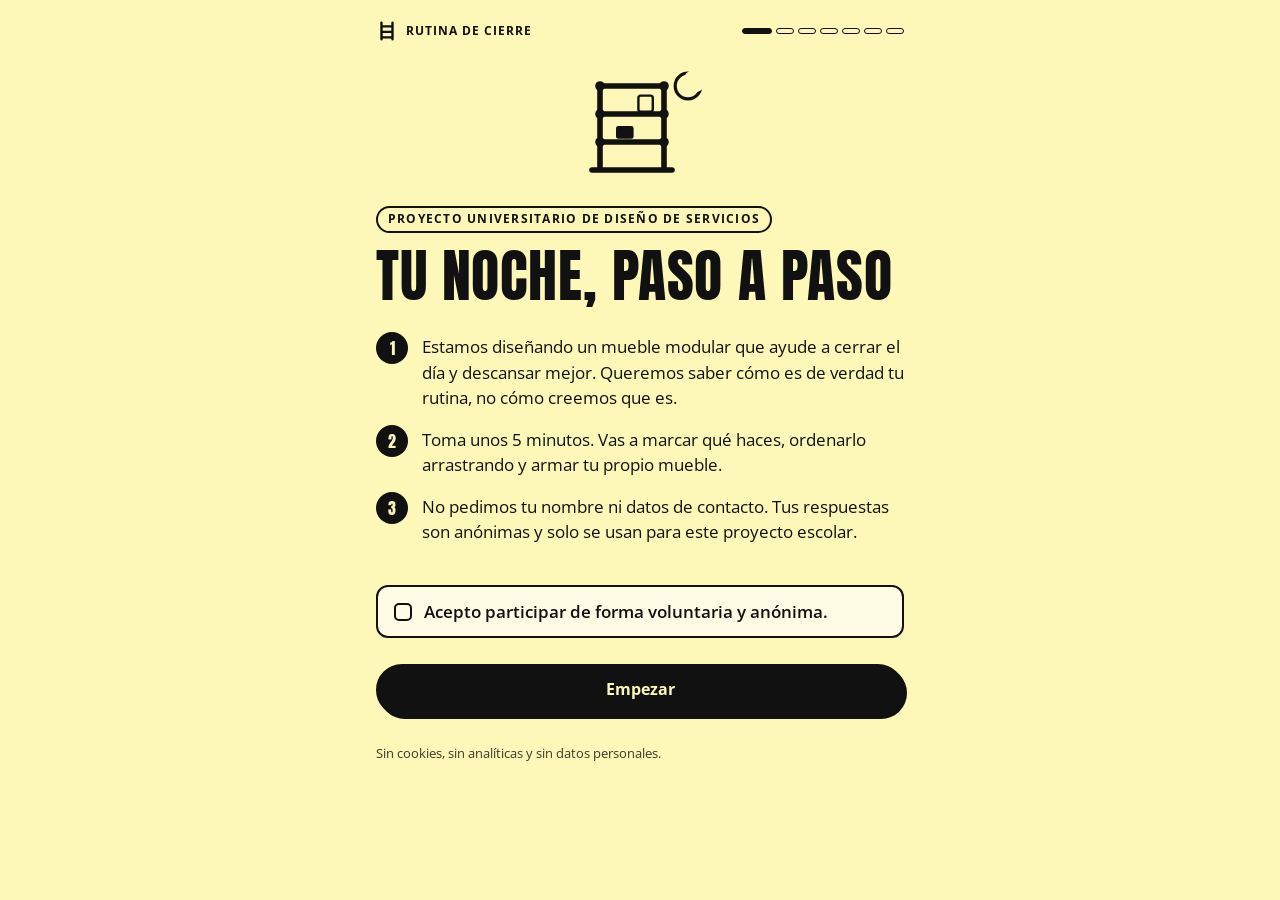
<file: index.html>
<!doctype html>
<html lang="es-MX">
<head>
  <meta charset="utf-8">
  <meta name="viewport" content="width=device-width, initial-scale=1, viewport-fit=cover">
  <title>Tu noche, paso a paso · Validación de rutina</title>
  <meta name="description" content="Cuestionario anónimo de 5 minutos sobre tu rutina de cierre de día. Proyecto universitario de Diseño de Servicios.">
  <meta name="robots" content="noindex">
  <meta name="theme-color" content="#FDF7B8" media="(prefers-color-scheme: light)">
  <meta name="theme-color" content="#141412" media="(prefers-color-scheme: dark)">
  <link rel="icon" href="data:image/svg+xml,%3Csvg xmlns='http://www.w3.org/2000/svg' viewBox='0 0 32 32'%3E%3Crect width='32' height='32' rx='7' fill='%23FDF7B8'/%3E%3Cpath d='M9 5v24M23 5v24M9 9h14M9 17h14M9 25h14' stroke='%23111' stroke-width='3' stroke-linecap='round'/%3E%3C/svg%3E">
  <link rel="preconnect" href="https://fonts.googleapis.com">
  <link rel="preconnect" href="https://fonts.gstatic.com" crossorigin>
  <link href="https://fonts.googleapis.com/css2?family=Anton&family=Open+Sans:wght@400;600;700&display=swap" rel="stylesheet">
  <link rel="stylesheet" href="estilos.css">
</head>
<body>
  <main class="app" id="app">
    <header class="cinta">
      <span class="cinta__marca">
        <svg viewBox="0 0 24 24" aria-hidden="true"><path d="M6 3v18M18 3v18M6 7h12M6 13h12M6 19h12" stroke="currentColor" stroke-width="2.6" stroke-linecap="round" fill="none"/></svg>
        Rutina de cierre
      </span>
      <ol class="etapas" id="etapas" aria-hidden="true">
        <li></li><li></li><li></li><li></li><li></li><li></li><li></li>
      </ol>
    </header>

    <div id="anuncio" class="sr-only" aria-live="polite"></div>

    <!-- 1. BIENVENIDA -->
    <section class="pantalla" data-pantalla="bienvenida" aria-labelledby="t-bienvenida">
      <svg class="bienvenida__dibujo" viewBox="0 0 200 150" aria-hidden="true">
        <circle cx="160" cy="30" r="16" fill="none" stroke="currentColor" stroke-width="4"/>
        <circle cx="168" cy="24" r="14" fill="var(--fondo)"/>
        <g stroke="currentColor" stroke-width="7" stroke-linecap="round" fill="none">
          <path d="M50 30v105M130 30v105M50 30h80M50 65h80M50 100h80M50 135h80M40 135h20M120 135h20"/>
        </g>
        <g fill="currentColor"><circle cx="50" cy="30" r="6"/><circle cx="130" cy="30" r="6"/><circle cx="50" cy="65" r="6"/><circle cx="130" cy="65" r="6"/><circle cx="50" cy="100" r="6"/><circle cx="130" cy="100" r="6"/></g>
        <rect x="70" y="80" width="22" height="16" rx="3" fill="currentColor"/>
        <rect x="98" y="42" width="18" height="20" rx="3" fill="none" stroke="currentColor" stroke-width="3"/>
      </svg>
      <span class="antetitulo" data-t="proyecto.curso"></span>
      <h1 id="t-bienvenida" tabindex="-1" data-t="bienvenida.titulo"></h1>
      <ol class="bienvenida__lista" id="bienvenida-lineas"></ol>
      <div class="error" id="error-bienvenida" role="alert"></div>
      <div class="campo" id="campo-consentimiento">
        <label class="opcion consentimiento">
          <input type="checkbox" id="consentimiento">
          <span data-t="bienvenida.consentimiento"></span>
        </label>
      </div>
      <button type="button" class="btn btn--primario btn--ancho" id="btn-empezar" data-t="bienvenida.boton"></button>
      <div class="tarjeta" id="aviso-pendientes" hidden style="margin-top:22px">
        <p id="aviso-pendientes-texto"></p>
        <button type="button" class="btn btn--chico" id="btn-descargar-pendientes">Descargar respuestas guardadas</button>
      </div>
      <p class="pie">Sin cookies, sin analíticas y sin datos personales.</p>
    </section>

    <!-- 2. PERFIL -->
    <section class="pantalla" data-pantalla="perfil" aria-labelledby="t-perfil" hidden>
      <span class="antetitulo">Parte 1 de 5</span>
      <h1 id="t-perfil" tabindex="-1" data-t="perfil.titulo"></h1>
      <div class="error" id="error-perfil" role="alert"></div>

      <div class="campo" id="campo-edad">
        <label class="etiqueta" for="edad" data-t="perfil.preguntaEdad"></label>
        <input class="entrada entrada--edad" id="edad" type="text" inputmode="numeric" pattern="[0-9]*" maxlength="2" autocomplete="off" aria-describedby="ayuda-edad">
        <p class="ayuda" id="ayuda-edad" style="margin-top:8px">Solo el número, en años.</p>
      </div>

      <fieldset class="campo" id="campo-ocupacion">
        <legend data-t="perfil.preguntaOcupacion"></legend>
        <div class="opciones" id="op-ocupacion"></div>
      </fieldset>

      <fieldset class="campo" id="campo-espacio">
        <legend data-t="perfil.preguntaEspacio"></legend>
        <div class="opciones" id="op-espacio"></div>
      </fieldset>

      <fieldset class="campo" id="campo-renta">
        <legend data-t="perfil.preguntaRenta"></legend>
        <div class="opciones" id="op-renta"></div>
      </fieldset>
    </section>

    <!-- 3. VALIDAR PASOS -->
    <section class="pantalla" data-pantalla="pasos" aria-labelledby="t-pasos" hidden>
      <span class="antetitulo">Parte 2 de 5</span>
      <h1 id="t-pasos" tabindex="-1" data-t="validarPasos.titulo"></h1>
      <p class="lead" data-t="validarPasos.instruccion"></p>

      <div class="progreso" id="progreso" role="progressbar" aria-label="Pasos respondidos" aria-valuemin="0" aria-valuemax="14" aria-valuenow="0">
        <div class="progreso__relleno" id="progreso-relleno"></div>
      </div>
      <p class="progreso__texto" id="progreso-texto"></p>

      <div class="error" id="error-pasos" role="alert"></div>

      <div class="tarjeta tarjeta-paso" id="tarjeta-paso">
        <div class="tarjeta-paso__num" id="paso-num" aria-hidden="true"></div>
        <p class="tarjeta-paso__texto" id="paso-texto" tabindex="-1"></p>
        <p class="tarjeta-paso__pregunta" id="paso-pregunta">¿Con qué frecuencia lo haces?</p>
        <div class="frecuencias" id="frecuencias" role="group" aria-labelledby="paso-texto paso-pregunta"></div>
      </div>

      <h2 class="sr-only" id="t-mapa">Ir a un paso</h2>
      <ol class="mapa-pasos" id="mapa-pasos" aria-labelledby="t-mapa"></ol>
      <p class="mapa-leyenda">Toca un número para regresar y corregir.</p>
    </section>

    <!-- 4. ORDENAR -->
    <section class="pantalla" data-pantalla="ordenar" aria-labelledby="t-ordenar" hidden>
      <span class="antetitulo">Parte 3 de 5</span>
      <h1 id="t-ordenar" tabindex="-1" data-t="ordenar.titulo"></h1>
      <p class="lead" id="ayuda-orden" data-t="ordenar.instruccion"></p>
      <div class="error" id="error-ordenar" role="alert"></div>

      <ol class="lista-orden" id="lista-orden" aria-labelledby="t-ordenar" aria-describedby="ayuda-orden"></ol>
      <p class="lista-vacia" id="lista-vacia" data-t="ordenar.vacio" hidden></p>

      <div class="campo">
        <label class="etiqueta" for="propio-texto" data-t="ordenar.preguntaPropios"></label>
        <div class="agregar">
          <input class="entrada" id="propio-texto" type="text" maxlength="80" autocomplete="off" data-ph="ordenar.ejemploPropio">
          <button type="button" class="btn btn--primario" id="btn-agregar">Agregar</button>
        </div>
      </div>

      <div class="campo">
        <label class="etiqueta" for="simultaneos" data-t="ordenar.preguntaSimultaneos"></label>
        <textarea class="area" id="simultaneos" maxlength="500" data-ph="ordenar.ejemploSimultaneos"></textarea>
      </div>
    </section>

    <!-- 5. IMPREVISTOS -->
    <section class="pantalla" data-pantalla="imprevistos" aria-labelledby="t-imprevistos" hidden>
      <span class="antetitulo">Parte 4 de 5</span>
      <h1 id="t-imprevistos" tabindex="-1" data-t="imprevistos.titulo"></h1>
      <div class="campo">
        <label class="etiqueta" for="imprevistos" data-t="imprevistos.pregunta"></label>
        <textarea class="area" id="imprevistos" maxlength="500" data-ph="imprevistos.ejemplo"></textarea>
      </div>
    </section>

    <!-- 6. ARMA TU MUEBLE -->
    <section class="pantalla" data-pantalla="mueble" aria-labelledby="t-mueble" hidden>
      <span class="antetitulo">Parte 5 de 5</span>
      <h1 id="t-mueble" tabindex="-1" data-t="mueble.titulo"></h1>
      <p class="lead" data-t="mueble.instruccion"></p>

      <div class="mueble-panel">
        <div class="mueble-panel__fila">
          <div class="mueble-svg" id="mueble-svg"></div>
          <div class="mueble-datos" aria-live="polite">
            <div class="dato-grande" id="dato-cobertura"></div>
            <div id="dato-tus"></div>
            <div id="dato-medidas"></div>
            <div class="aviso-espacio" id="aviso-espacio" hidden></div>
          </div>
        </div>
      </div>

      <div class="error" id="error-mueble" role="alert"></div>

      <h2>Módulos</h2>
      <div class="modulos" id="modulos"></div>

      <div class="preguntas-modulo" id="preguntas-modulo"></div>

      <div class="campo">
        <label class="etiqueta" for="cambios" data-t="mueble.preguntaCambios"></label>
        <textarea class="area" id="cambios" maxlength="1000" data-ph="mueble.ejemploCambios"></textarea>
      </div>

      <fieldset class="campo" id="campo-intencion">
        <legend data-t="mueble.preguntaIntencion"></legend>
        <div class="opciones" id="op-intencion"></div>
      </fieldset>
    </section>

    <!-- 7. GRACIAS -->
    <section class="pantalla" data-pantalla="gracias" aria-labelledby="t-gracias" hidden>
      <h1 id="t-gracias" tabindex="-1" data-t="gracias.titulo"></h1>

      <div class="tarjeta estado-envio" id="estado-envio" role="status"></div>

      <p data-t="gracias.texto"></p>
      <div class="tarjeta resumen" id="resumen">
        <div>
          <h2>Mi noche</h2>
          <ol id="resumen-rutina"></ol>
        </div>
        <div>
          <h2>Mi mueble</h2>
          <div class="mueble-svg" id="resumen-mueble"></div>
          <p id="resumen-mueble-datos" style="text-align:center;margin:8px 0 0"></p>
        </div>
      </div>

      <div class="acciones">
        <button type="button" class="btn btn--primario btn--ancho" id="btn-png">
          <svg viewBox="0 0 24 24" aria-hidden="true"><path d="M12 4v11m0 0l-5-5m5 5l5-5M5 20h14" stroke="currentColor" stroke-width="2.6" fill="none" stroke-linecap="round" stroke-linejoin="round"/></svg>
          Descargar imagen (PNG)
        </button>
        <button type="button" class="enlace-btn" id="btn-otra-persona">Responder de nuevo (otra persona en este dispositivo)</button>
      </div>
      <p class="pie">Puedes cerrar esta página.</p>
    </section>
  </main>

  <nav class="barra" id="barra" aria-label="Navegación del cuestionario" hidden>
    <div class="barra__in">
      <button type="button" class="btn btn-atras" id="btn-atras">
        <svg viewBox="0 0 24 24" aria-hidden="true"><path d="M15 5l-7 7 7 7" stroke="currentColor" stroke-width="2.6" fill="none" stroke-linecap="round" stroke-linejoin="round"/></svg>
        Atrás
      </button>
      <button type="button" class="btn btn--primario" id="btn-siguiente">Siguiente</button>
    </div>
  </nav>

  <noscript><p style="padding:20px">Esta encuesta necesita JavaScript activado.</p></noscript>

  <script src="data.js"></script>
  <script src="config.js"></script>
  <script src="fila.js"></script>
  <script src="mueble.js"></script>
  <script src="ordenar.js"></script>
  <script src="envio.js"></script>
  <script src="app.js"></script>
</body>
</html>
</file>
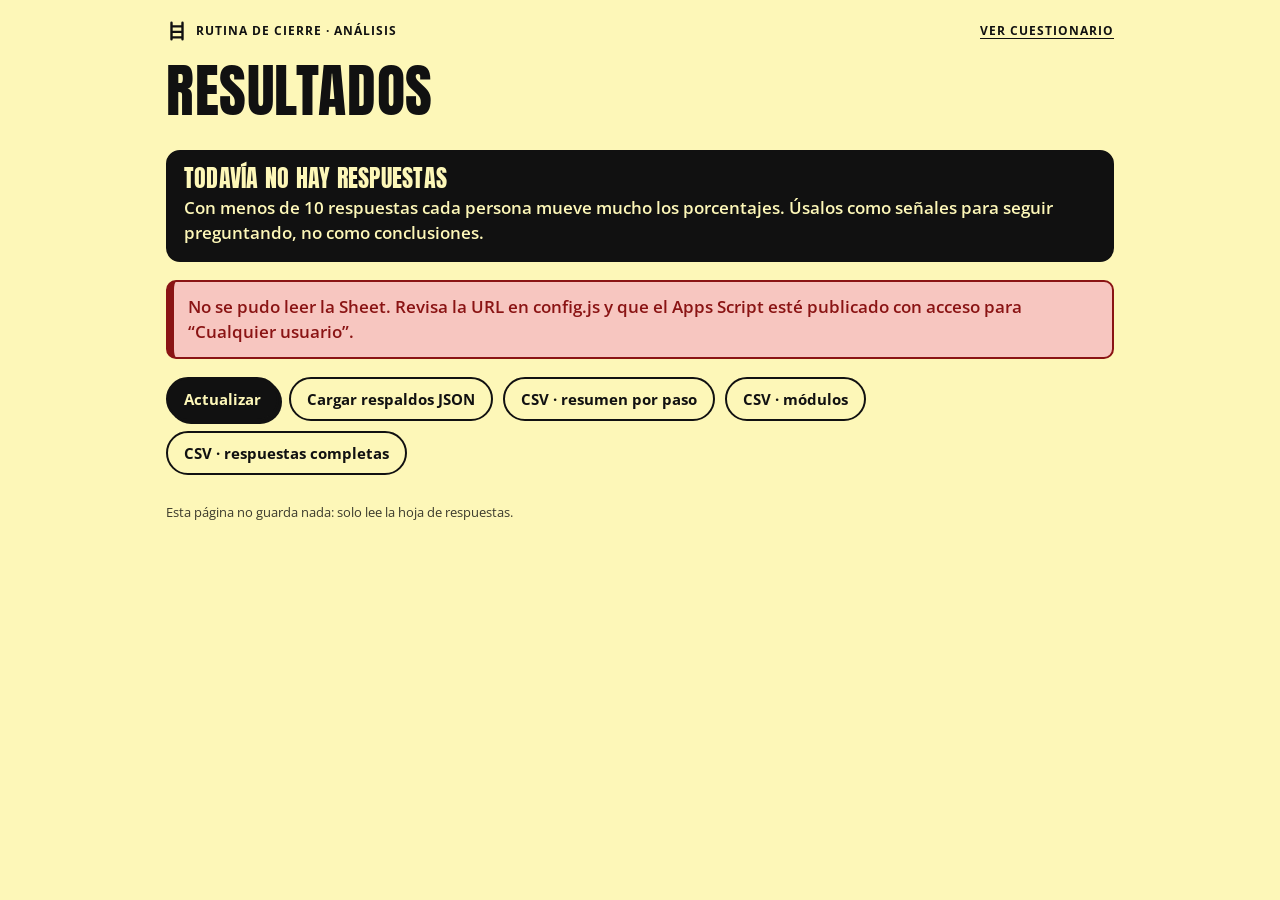
<file: resultados.html>
<!doctype html>
<html lang="es-MX">
<head>
  <meta charset="utf-8">
  <meta name="viewport" content="width=device-width, initial-scale=1, viewport-fit=cover">
  <title>Resultados · Validación de rutina</title>
  <meta name="robots" content="noindex, nofollow">
  <meta name="theme-color" content="#FDF7B8" media="(prefers-color-scheme: light)">
  <meta name="theme-color" content="#141412" media="(prefers-color-scheme: dark)">
  <link rel="icon" href="data:image/svg+xml,%3Csvg xmlns='http://www.w3.org/2000/svg' viewBox='0 0 32 32'%3E%3Crect width='32' height='32' rx='7' fill='%23111'/%3E%3Cpath d='M8 24V14M16 24V8M24 24V18' stroke='%23FDF7B8' stroke-width='4' stroke-linecap='round'/%3E%3C/svg%3E">
  <link rel="preconnect" href="https://fonts.googleapis.com">
  <link rel="preconnect" href="https://fonts.gstatic.com" crossorigin>
  <link href="https://fonts.googleapis.com/css2?family=Anton&family=Open+Sans:wght@400;600;700&display=swap" rel="stylesheet">
  <link rel="stylesheet" href="estilos.css">
</head>
<body class="resultados">
  <main class="app">
    <header class="cinta">
      <span class="cinta__marca">
        <svg viewBox="0 0 24 24" aria-hidden="true"><path d="M6 3v18M18 3v18M6 7h12M6 13h12M6 19h12" stroke="currentColor" stroke-width="2.6" stroke-linecap="round" fill="none"/></svg>
        Rutina de cierre · Análisis
      </span>
      <a href="index.html">Ver cuestionario</a>
    </header>

    <h1 tabindex="-1">Resultados</h1>
    <p class="lead" id="fuente" aria-live="polite">Cargando…</p>

    <div class="banda banda--demo" id="banda-demo" hidden>
      <h2>Modo demo · datos ficticios</h2>
      <p>Estás viendo 5 respuestas inventadas para revisar el análisis. No las uses en tu reporte. Desactívalo en <code>config.js</code> (<code>DEMO_PERMITIDO: false</code>) antes del trabajo de campo.</p>
    </div>

    <div class="banda banda--alerta" id="banda-pocas" role="note" hidden></div>
    <div class="error" id="error-resultados" role="alert"></div>

    <div class="controles">
      <button type="button" class="btn btn--primario btn--chico" id="btn-actualizar">Actualizar</button>
      <label class="btn btn--chico" for="archivo-respaldo" tabindex="0" id="lbl-respaldo">Cargar respaldos JSON</label>
      <input type="file" id="archivo-respaldo" accept=".json,application/json" multiple class="sr-only">
      <button type="button" class="btn btn--chico" id="csv-pasos">CSV · resumen por paso</button>
      <button type="button" class="btn btn--chico" id="csv-modulos">CSV · módulos</button>
      <button type="button" class="btn btn--chico" id="csv-respuestas">CSV · respuestas completas</button>
    </div>

    <div id="contenido" hidden>
      <section class="seccion" aria-labelledby="t-resumen">
        <h2 id="t-resumen">Resumen</h2>
        <div class="kpis" id="kpis"></div>
      </section>

      <section class="seccion" aria-labelledby="t-pasos">
        <h2 id="t-pasos">Validación de los 14 pasos</h2>
        <p class="ayuda">“Hace” = siempre + a veces, entre quienes respondieron ese paso. Lugar promedio = posición media entre quienes lo ordenaron (cada quien ordena una cantidad distinta de pasos, por eso también se da la posición relativa: 0 % = al inicio de la noche, 100 % = al final).</p>
        <div class="leyenda" id="leyenda-semaforo"></div>
        <div class="leyenda" aria-hidden="true">
          <span><i class="muestra b-siempre"></i> Siempre</span>
          <span><i class="muestra b-aveces"></i> A veces</span>
          <span><i class="muestra b-nunca"></i> Nunca</span>
        </div>
        <div class="filas-pasos" id="filas-pasos"></div>
      </section>

      <section class="seccion" aria-labelledby="t-orden">
        <h2 id="t-orden">Orden propuesto vs. blueprint</h2>
        <p class="ayuda">Los pasos se ordenan por su posición relativa promedio. “Cambio” compara contra el lugar que ese paso tendría en el blueprint (solo entre los pasos que alguien ordenó).</p>
        <p id="coincidencia"></p>
        <div class="tabla-envoltura"><table id="tabla-orden"></table></div>
      </section>

      <section class="seccion" aria-labelledby="t-modulos">
        <h2 id="t-modulos">Ranking de módulos</h2>
        <p class="ayuda">“¿Lo pondrías en tu cuarto?” solo se pregunta a quien eligió el módulo.</p>
        <div class="tabla-envoltura"><table id="tabla-modulos"></table></div>
        <p id="intencion" style="margin-top:14px"></p>
      </section>

      <section class="seccion" aria-labelledby="t-segmentos">
        <h2 id="t-segmentos">Segmentación</h2>
        <label class="etiqueta" for="segmento">Comparar por</label>
        <select class="select" id="segmento">
          <option value="ocupacion">Ocupación</option>
          <option value="espacio">Espacio disponible</option>
          <option value="renta">Renta o se muda seguido</option>
        </select>
        <p class="ayuda">Porcentaje dentro de cada grupo. Con grupos de 1 o 2 personas, cualquier diferencia es solo una pista.</p>
        <div class="tabla-envoltura"><table id="tabla-segmentos"></table></div>
      </section>

      <section class="seccion" aria-labelledby="t-voces">
        <h2 id="t-voces">Lo que dijeron</h2>
        <div class="voces" id="voces"></div>
      </section>

      <section class="seccion" aria-labelledby="t-calidad">
        <h2 id="t-calidad">Calidad de los datos</h2>
        <div id="calidad"></div>
      </section>
    </div>

    <p class="pie">Esta página no guarda nada: solo lee la hoja de respuestas.</p>
  </main>

  <script src="data.js"></script>
  <script src="config.js"></script>
  <script src="fila.js"></script>
  <script src="resultados.js"></script>
</body>
</html>
</file>
<file: estilos.css>
/* ==========================================================
   Validación de rutina — estilos compartidos
   Amarillo pálido + negro · Anton + Open Sans
   ========================================================== */

:root {
  --fondo: #FDF7B8;
  --tinta: #111111;
  --tinta-suave: #3b3a2c;
  --tarjeta: #FFFCE6;
  --tarjeta-alt: #F6EE9C;
  --borde: #111111;
  --sombra: #111111;
  --primario-fondo: #111111;
  --primario-tinta: #FDF7B8;
  --sel-fondo: #111111;
  --sel-tinta: #FDF7B8;
  --hueco: rgba(17, 17, 17, .08);

  --ok: #14532d;      --ok-fondo: #c9ecc5;
  --duda: #5c4300;    --duda-fondo: #ffd95e;
  --mal: #8a1414;     --mal-fondo: #f7c6c0;

  --radio: 14px;
  --t-titulo: 'Anton', Impact, 'Arial Narrow Bold', sans-serif;
  --t-texto: 'Open Sans', system-ui, -apple-system, 'Segoe UI', Roboto, sans-serif;
  --barra-alto: 84px;
  color-scheme: light;
}

@media (prefers-color-scheme: dark) {
  :root {
    --fondo: #141412;
    --tinta: #FDF7B8;
    --tinta-suave: #d8d29b;
    --tarjeta: #1f1e19;
    --tarjeta-alt: #2b2a20;
    --borde: #FDF7B8;
    --sombra: rgba(253, 247, 184, .28);
    --primario-fondo: #FDF7B8;
    --primario-tinta: #111111;
    --sel-fondo: #FDF7B8;
    --sel-tinta: #111111;
    --hueco: rgba(253, 247, 184, .08);

    --ok: #a7e8a3;   --ok-fondo: #173a1b;
    --duda: #ffe07a; --duda-fondo: #3d3205;
    --mal: #ffb4aa;  --mal-fondo: #4a1712;
    color-scheme: dark;
  }
}

*, *::before, *::after { box-sizing: border-box; }

html { -webkit-text-size-adjust: 100%; }

body {
  margin: 0;
  background: var(--fondo);
  color: var(--tinta);
  font-family: var(--t-texto);
  font-size: 17px;
  line-height: 1.5;
  -webkit-font-smoothing: antialiased;
}

img, svg { max-width: 100%; }

h1, h2, h3 {
  font-family: var(--t-titulo);
  font-weight: 400;
  text-transform: uppercase;
  letter-spacing: .01em;
  line-height: 1.02;
  margin: 0 0 .5em;
}
h1 { font-size: clamp(2.4rem, 11vw, 3.6rem); }
h2 { font-size: clamp(1.6rem, 7vw, 2.1rem); }
h3 { font-size: 1.25rem; }
h1:focus, h2:focus { outline: none; }
h1:focus-visible, h2:focus-visible { outline: 3px dashed var(--tinta); outline-offset: 4px; }

p { margin: 0 0 1em; }
a { color: inherit; text-underline-offset: 3px; }

:focus-visible {
  outline: 3px solid var(--tinta);
  outline-offset: 3px;
}

.sr-only {
  position: absolute !important;
  width: 1px; height: 1px;
  padding: 0; margin: -1px;
  overflow: hidden; clip: rect(0 0 0 0);
  white-space: nowrap; border: 0;
}

/* ---------- Marco de la app ---------- */
.app {
  max-width: 560px;
  margin: 0 auto;
  padding: 20px 16px calc(var(--barra-alto) + 32px + env(safe-area-inset-bottom));
}

.cinta {
  display: flex;
  align-items: center;
  justify-content: space-between;
  gap: 12px;
  font-size: .78rem;
  font-weight: 700;
  letter-spacing: .08em;
  text-transform: uppercase;
  margin-bottom: 20px;
}
.cinta__marca { display: inline-flex; align-items: center; gap: 8px; }
.cinta__marca svg { width: 22px; height: 22px; }

.etapas {
  display: flex;
  gap: 4px;
  list-style: none;
  margin: 0; padding: 0;
}
.etapas li {
  width: 18px; height: 6px;
  border-radius: 3px;
  border: 1.5px solid var(--borde);
}
.etapas li.hecha { background: var(--tinta); }
.etapas li.actual { background: var(--tinta); width: 30px; }

.antetitulo {
  display: inline-block;
  font-size: .78rem;
  font-weight: 700;
  letter-spacing: .1em;
  text-transform: uppercase;
  border: 2px solid var(--borde);
  border-radius: 999px;
  padding: 2px 10px;
  margin-bottom: 14px;
}

.lead { font-size: 1.05rem; color: var(--tinta-suave); }

.pantalla[hidden] { display: none !important; }

/* ---------- Tarjetas ---------- */
.tarjeta {
  background: var(--tarjeta);
  border: 2px solid var(--borde);
  border-radius: var(--radio);
  box-shadow: 5px 5px 0 var(--sombra);
  padding: 18px;
  margin-bottom: 22px;
}

/* ---------- Botones ---------- */
.btn {
  appearance: none;
  display: inline-flex;
  align-items: center;
  justify-content: center;
  gap: 8px;
  min-height: 52px;
  padding: 0 22px;
  border: 2px solid var(--borde);
  border-radius: 999px;
  background: transparent;
  color: var(--tinta);
  font: 700 1rem/1.1 var(--t-texto);
  cursor: pointer;
  text-decoration: none;
  transition: transform .12s ease, box-shadow .12s ease;
  -webkit-tap-highlight-color: transparent;
}
.btn:active { transform: translate(2px, 2px); }
.btn--primario {
  background: var(--primario-fondo);
  color: var(--primario-tinta);
  box-shadow: 3px 3px 0 var(--sombra);
}
.btn--primario:active { box-shadow: 1px 1px 0 var(--sombra); }
.btn--ancho { width: 100%; }
.btn--chico { min-height: 44px; padding: 0 16px; font-size: .92rem; }
.btn[disabled] { opacity: .45; cursor: not-allowed; }
.btn svg { width: 20px; height: 20px; flex: none; }

.enlace-btn {
  appearance: none;
  background: none;
  border: 0;
  padding: 8px 4px;
  min-height: 44px;
  color: var(--tinta);
  font: 600 .95rem var(--t-texto);
  text-decoration: underline;
  text-underline-offset: 3px;
  cursor: pointer;
}

/* Barra inferior fija (alcance con el pulgar) */
.barra {
  position: fixed;
  left: 0; right: 0; bottom: 0;
  z-index: 40;
  background: var(--fondo);
  border-top: 2px solid var(--borde);
  padding: 14px 16px calc(14px + env(safe-area-inset-bottom));
}
.barra[hidden] { display: none; }
.barra__in {
  max-width: 560px;
  margin: 0 auto;
  display: grid;
  grid-template-columns: auto 1fr;
  gap: 10px;
}
.barra__in .btn--primario { width: 100%; }
.barra .btn-atras[hidden] + .btn--primario { grid-column: 1 / -1; }

/* ---------- Campos ---------- */
.campo { margin-bottom: 26px; border: 0; padding: 0; min-width: 0; }
.campo > legend, .campo > label.etiqueta, .etiqueta {
  display: block;
  font-weight: 700;
  font-size: 1.05rem;
  margin-bottom: 10px;
  padding: 0;
}
.ayuda { font-size: .9rem; color: var(--tinta-suave); margin: -4px 0 10px; }

.entrada, .area {
  width: 100%;
  min-height: 52px;
  border: 2px solid var(--borde);
  border-radius: 12px;
  background: var(--tarjeta);
  color: var(--tinta);
  font: 400 1.05rem/1.4 var(--t-texto);
  padding: 12px 14px;
}
.area { min-height: 96px; resize: vertical; }
.entrada::placeholder, .area::placeholder { color: var(--tinta-suave); opacity: .75; }
.entrada:focus-visible, .area:focus-visible { outline: 3px solid var(--tinta); outline-offset: 2px; }
.entrada--edad { max-width: 140px; font-size: 1.4rem; font-weight: 700; }

/* Opciones tipo tarjeta (radio / checkbox) */
.opciones { display: grid; gap: 10px; }
.opciones--fila { grid-template-columns: repeat(auto-fit, minmax(90px, 1fr)); }
.opcion { position: relative; display: block; cursor: pointer; }
.opcion input {
  position: absolute; opacity: 0;
  width: 1px; height: 1px;
}
.opcion span {
  display: flex;
  align-items: center;
  gap: 12px;
  min-height: 52px;
  padding: 12px 16px;
  border: 2px solid var(--borde);
  border-radius: 12px;
  background: var(--tarjeta);
  font-weight: 600;
  transition: background-color .15s ease, color .15s ease;
}
.opcion span::before {
  content: '';
  flex: none;
  width: 18px; height: 18px;
  border: 2px solid currentColor;
  border-radius: 50%;
}
.opcion input[type="checkbox"] + span::before { border-radius: 5px; }
.opcion input:checked + span {
  background: var(--sel-fondo);
  color: var(--sel-tinta);
}
.opcion input:checked + span::before {
  background: currentColor;
  box-shadow: inset 0 0 0 3px var(--sel-fondo);
}
.opcion input:focus-visible + span { outline: 3px solid var(--tinta); outline-offset: 3px; }
.opciones--fila .opcion span { justify-content: center; padding: 10px 8px; }
.opciones--fila .opcion span::before { display: none; }

.consentimiento span { font-weight: 600; }

.error {
  display: none;
  margin: 0 0 18px;
  padding: 12px 14px;
  border: 2px solid var(--mal);
  border-left-width: 8px;
  border-radius: 10px;
  background: var(--mal-fondo);
  color: var(--mal);
  font-weight: 600;
}
.error.visible { display: block; }
.campo--invalido .entrada,
.campo--invalido .opcion span { border-color: var(--mal); }

/* ---------- Bienvenida ---------- */
.bienvenida__lista {
  list-style: none;
  counter-reset: lb;
  padding: 0;
  margin: 0 0 24px;
}
.bienvenida__lista li {
  counter-increment: lb;
  position: relative;
  padding: 0 0 16px 46px;
}
.bienvenida__lista li::before {
  content: counter(lb);
  position: absolute; left: 0; top: -2px;
  width: 32px; height: 32px;
  display: grid; place-items: center;
  background: var(--tinta); color: var(--fondo);
  border-radius: 50%;
  font: 400 1rem var(--t-titulo);
}
.bienvenida__dibujo { display: block; margin: 6px auto 22px; width: 160px; color: var(--tinta); }

/* ---------- Validar pasos ---------- */
.progreso {
  height: 14px;
  border: 2px solid var(--borde);
  border-radius: 999px;
  overflow: hidden;
  margin: 6px 0 8px;
}
.progreso__relleno {
  height: 100%;
  width: 0;
  background: var(--tinta);
  transition: width .25s ease;
}
.progreso__texto { font-size: .9rem; font-weight: 700; margin-bottom: 16px; }

.tarjeta-paso { padding: 22px 18px 18px; }
.tarjeta-paso__num {
  font: 400 4.2rem/0.9 var(--t-titulo);
  margin-bottom: 10px;
  -webkit-text-stroke: 2px var(--tinta);
  color: transparent;
}
.tarjeta-paso__texto {
  font-size: 1.4rem;
  font-weight: 700;
  line-height: 1.3;
  margin: 0 0 6px;
}
.tarjeta-paso__texto:focus { outline: none; }
.tarjeta-paso__pregunta { color: var(--tinta-suave); font-size: .95rem; margin-bottom: 18px; }
.tarjeta-paso.entra { animation: entra .22s ease; }
@keyframes entra { from { opacity: 0; transform: translateX(18px); } to { opacity: 1; transform: none; } }

.frecuencias { display: grid; gap: 10px; }
.frecuencia {
  appearance: none;
  display: flex; align-items: center; justify-content: space-between;
  min-height: 58px;
  padding: 0 18px;
  border: 2px solid var(--borde);
  border-radius: 12px;
  background: var(--tarjeta);
  color: var(--tinta);
  font: 700 1.1rem var(--t-texto);
  cursor: pointer;
  -webkit-tap-highlight-color: transparent;
}
.frecuencia[aria-pressed="true"] { background: var(--sel-fondo); color: var(--sel-tinta); }
.frecuencia__marca { width: 22px; height: 22px; border: 2px solid currentColor; border-radius: 50%; flex: none; }
.frecuencia[aria-pressed="true"] .frecuencia__marca { background: currentColor; box-shadow: inset 0 0 0 4px var(--sel-fondo); }

.mapa-pasos {
  display: flex; flex-wrap: wrap; gap: 6px;
  list-style: none; margin: 4px 0 0; padding: 0;
}
.mapa-pasos button {
  appearance: none;
  width: 36px; height: 36px;
  border: 2px solid var(--borde);
  border-radius: 8px;
  background: transparent;
  color: var(--tinta);
  font: 700 .8rem var(--t-texto);
  cursor: pointer;
  padding: 0;
}
.mapa-pasos button.r-siempre, .mapa-pasos button.r-a_veces { background: var(--tinta); color: var(--fondo); }
.mapa-pasos button.r-a_veces { background: repeating-linear-gradient(135deg, var(--tinta) 0 4px, var(--tarjeta-alt) 4px 7px); color: var(--tinta); text-shadow: 0 0 3px var(--fondo); }
.mapa-pasos button.r-nunca { text-decoration: line-through; opacity: .6; }
.mapa-pasos button[aria-current="step"] { outline: 3px solid var(--tinta); outline-offset: 2px; }
.mapa-pasos button[disabled] { opacity: .3; cursor: default; }
.mapa-leyenda { font-size: .8rem; color: var(--tinta-suave); margin-top: 8px; }

/* ---------- Ordenar ---------- */
.lista-orden {
  list-style: none;
  margin: 0 0 18px;
  padding: 0;
  display: grid;
  gap: 10px;
}
.item-orden {
  display: grid;
  grid-template-columns: 48px 1fr auto;
  align-items: center;
  gap: 6px;
  min-height: 64px;
  padding: 6px 6px 6px 2px;
  background: var(--tarjeta);
  border: 2px solid var(--borde);
  border-radius: 12px;
  -webkit-user-select: none;
  user-select: none;
}
.item-orden--propio { background: var(--tarjeta-alt); }
.agarre {
  appearance: none;
  align-self: stretch;
  display: grid; place-items: center;
  min-height: 52px;
  border: 0;
  background: transparent;
  color: var(--tinta);
  cursor: grab;
  touch-action: none;
  border-radius: 10px;
  padding: 0;
}
.agarre svg { width: 22px; height: 22px; }
.agarre:active { cursor: grabbing; }
.item-orden__cuerpo { min-width: 0; padding: 4px 0; }
.item-orden__num {
  display: block;
  font: 400 .95rem/1 var(--t-titulo);
  letter-spacing: .05em;
  margin-bottom: 3px;
}
.item-orden__texto { display: block; font-weight: 600; font-size: .98rem; line-height: 1.3; overflow-wrap: anywhere; }
.etiqueta-propio {
  display: inline-block;
  font-size: .7rem; font-weight: 700; letter-spacing: .06em; text-transform: uppercase;
  border: 1.5px solid currentColor; border-radius: 999px;
  padding: 0 6px; margin-left: 6px; vertical-align: 2px;
}
.item-orden__quitar {
  appearance: none; background: none; border: 0; padding: 4px 0 0;
  color: var(--tinta); font: 600 .82rem var(--t-texto); text-decoration: underline; cursor: pointer;
  min-height: 32px;
}
.item-orden__mover { display: flex; gap: 4px; }
.mover {
  appearance: none;
  width: 44px; height: 44px;
  display: grid; place-items: center;
  border: 2px solid var(--borde);
  border-radius: 10px;
  background: transparent;
  color: var(--tinta);
  cursor: pointer;
  padding: 0;
}
.mover svg { width: 18px; height: 18px; }
.mover[disabled] { opacity: .25; cursor: default; }

.item-orden.arrastrando {
  position: fixed;
  z-index: 60;
  box-shadow: 8px 8px 0 var(--sombra);
  transform: rotate(-1.2deg) scale(1.02);
  pointer-events: none;
}
.item-orden.arrastrando .agarre { pointer-events: auto; }
.item-orden.hueco {
  border: 2px dashed var(--borde);
  background: var(--hueco);
  box-shadow: none;
}
.lista-vacia { padding: 16px; border: 2px dashed var(--borde); border-radius: 12px; margin-bottom: 18px; }

.agregar { display: grid; grid-template-columns: 1fr auto; gap: 8px; }

/* ---------- Mueble ---------- */
.mueble-panel {
  position: sticky;
  top: 0;
  z-index: 5;
  background: var(--fondo);
  padding: 10px 0 12px;
  margin: 0 -16px 18px;
  padding-left: 16px; padding-right: 16px;
  border-bottom: 2px solid var(--borde);
}
.mueble-panel__fila { display: grid; grid-template-columns: 104px 1fr; gap: 14px; align-items: center; }
.mueble-svg { display: flex; justify-content: center; align-items: flex-end; color: var(--tinta); }
.mueble-svg svg { width: 104px; height: auto; max-height: 24vh; }
.mueble-datos { display: grid; gap: 4px; font-size: .86rem; line-height: 1.35; }
.dato-grande { font: 400 1.9rem/1 var(--t-titulo); }
.dato-grande small { font: 600 .85rem var(--t-texto); text-transform: none; }
.aviso-espacio {
  margin-top: 4px;
  padding: 6px 9px;
  border-radius: 10px;
  background: var(--duda-fondo);
  color: var(--duda);
  border: 2px solid var(--duda);
  font-size: .85rem; font-weight: 600;
}
.aviso-espacio[hidden] { display: none; }

@media (min-width: 520px) {
  .mueble-panel { position: static; border: 0; margin: 0 0 18px; padding: 0; }
  .mueble-panel__fila { grid-template-columns: 200px 1fr; }
  .mueble-svg svg { width: 200px; max-height: none; }
}

.modulos { display: grid; gap: 12px; margin-bottom: 26px; }
.modulo {
  appearance: none;
  display: grid;
  grid-template-columns: 1fr auto;
  gap: 4px 12px;
  text-align: left;
  width: 100%;
  padding: 14px 16px;
  border: 2px solid var(--borde);
  border-radius: 12px;
  background: var(--tarjeta);
  color: var(--tinta);
  font: inherit;
  cursor: pointer;
  -webkit-tap-highlight-color: transparent;
}
.modulo__nombre { font-weight: 700; font-size: 1.05rem; }
.modulo__desc { grid-column: 1 / -1; font-size: .9rem; color: var(--tinta-suave); }
.modulo__cubre { grid-column: 1 / -1; font-size: .85rem; margin-top: 4px; }
.modulo__cubre .chips { display: flex; flex-wrap: wrap; gap: 4px; margin-top: 4px; }
.modulo__cubre .chips > span {
  border: 1.5px solid currentColor; border-radius: 999px;
  padding: 1px 8px; font-weight: 600; font-size: .78rem;
}
.modulo__cubre .chips > span.no-lo-hace { opacity: .55; text-decoration: line-through; }
.interruptor {
  width: 48px; height: 28px;
  border: 2px solid currentColor;
  border-radius: 999px;
  position: relative;
  align-self: start;
}
.interruptor::after {
  content: '';
  position: absolute; top: 3px; left: 3px;
  width: 18px; height: 18px; border-radius: 50%;
  background: currentColor;
  transition: transform .15s ease;
}
.modulo[aria-pressed="true"] { background: var(--sel-fondo); color: var(--sel-tinta); }
.modulo[aria-pressed="true"] .modulo__desc { color: inherit; opacity: .85; }
.modulo[aria-pressed="true"] .interruptor::after { transform: translateX(20px); }

.preguntas-modulo .campo { margin-bottom: 18px; }
.preguntas-modulo legend { font-size: 1rem; }

/* SVG del mueble */
.tubo { stroke: var(--tinta); stroke-width: 7; stroke-linecap: round; fill: none; }
.tubo-delgado { stroke: var(--tinta); stroke-width: 4; stroke-linecap: round; fill: none; }
.nivel { fill: var(--tarjeta); stroke: none; }
.nivel--excede { fill: url(#rayas); }
.nivel-texto { fill: var(--tinta); font: 700 13px var(--t-texto); }
.nivel-num { fill: var(--tinta-suave); font: 600 10px var(--t-texto); }
.limite { stroke: var(--mal); stroke-width: 2.5; stroke-dasharray: 6 5; }
.limite-texto { fill: var(--mal); font: 700 10px var(--t-texto); }
.vacio-texto { fill: var(--tinta-suave); font: 600 13px var(--t-texto); }
.raya { stroke: var(--mal); stroke-width: 3; }

/* ---------- Gracias ---------- */
.resumen { display: grid; gap: 18px; }
.resumen ol { margin: 0; padding-left: 1.6em; }
.resumen ol li { padding: 3px 0; font-weight: 600; }
.resumen .mueble-svg svg { width: 180px; }
.estado-envio { display: flex; gap: 12px; align-items: flex-start; }
.estado-envio__icono { flex: none; width: 28px; height: 28px; }
.estado-envio--ok { border-color: var(--ok); }
.estado-envio--error { border-color: var(--mal); }
.acciones { display: grid; gap: 10px; margin-top: 12px; }
.girando { animation: gira 1s linear infinite; }
@keyframes gira { to { transform: rotate(360deg); } }

/* ---------- Pie ---------- */
.pie { font-size: .8rem; color: var(--tinta-suave); margin-top: 28px; }

/* ==========================================================
   RESULTADOS
   ========================================================== */
.resultados .app { max-width: 980px; padding-bottom: 60px; }
.banda {
  border: 2px solid var(--borde);
  border-radius: var(--radio);
  padding: 14px 16px;
  margin-bottom: 18px;
  font-weight: 600;
}
.banda--alerta { background: var(--tinta); color: var(--fondo); border-color: var(--tinta); }
.banda--demo {
  background: repeating-linear-gradient(135deg, var(--duda-fondo) 0 14px, var(--tarjeta) 14px 28px);
  color: var(--tinta);
  font-weight: 700;
}
.banda h2 { margin-bottom: .2em; font-size: 1.5rem; }
.banda p:last-child { margin-bottom: 0; }

.controles { display: flex; flex-wrap: wrap; gap: 10px; margin-bottom: 22px; }

.kpis { display: grid; grid-template-columns: repeat(auto-fit, minmax(140px, 1fr)); gap: 12px; margin-bottom: 26px; }
.kpi { border: 2px solid var(--borde); border-radius: 12px; padding: 12px 14px; background: var(--tarjeta); }
.kpi__valor { font: 400 2.2rem/1 var(--t-titulo); }
.kpi__etiqueta { font-size: .85rem; font-weight: 600; color: var(--tinta-suave); }

.seccion { margin-bottom: 40px; }
.seccion > p.ayuda { margin-top: -6px; }

.leyenda { display: flex; flex-wrap: wrap; gap: 8px 16px; font-size: .85rem; margin-bottom: 14px; }
.leyenda span { display: inline-flex; align-items: center; gap: 6px; }
.muestra { width: 14px; height: 14px; border: 2px solid var(--borde); border-radius: 3px; display: inline-block; }

.semaforo {
  display: inline-block;
  padding: 2px 10px;
  border-radius: 999px;
  font-size: .78rem;
  font-weight: 700;
  border: 2px solid currentColor;
  white-space: nowrap;
}
.semaforo--ok { color: var(--ok); background: var(--ok-fondo); }
.semaforo--duda { color: var(--duda); background: var(--duda-fondo); }
.semaforo--mal { color: var(--mal); background: var(--mal-fondo); }

.filas-pasos { display: grid; gap: 10px; }
.fila-paso {
  display: grid;
  grid-template-columns: 34px 1fr;
  gap: 4px 12px;
  padding: 12px 14px;
  border: 2px solid var(--borde);
  border-left-width: 10px;
  border-radius: 12px;
  background: var(--tarjeta);
}
.fila-paso--ok { border-left-color: var(--ok); }
.fila-paso--duda { border-left-color: #d9a400; }
.fila-paso--mal { border-left-color: var(--mal); }
.fila-paso__num { font: 400 1.5rem/1 var(--t-titulo); }
.fila-paso__titulo { font-weight: 700; }
.fila-paso__meta { grid-column: 2; display: flex; flex-wrap: wrap; gap: 6px 14px; font-size: .85rem; align-items: center; }
.fila-paso__barra { grid-column: 2; }

.barra-apilada {
  display: flex;
  height: 18px;
  border: 2px solid var(--borde);
  border-radius: 6px;
  overflow: hidden;
  margin: 6px 0 4px;
}
.barra-apilada span { display: block; height: 100%; }
.b-siempre { background: var(--tinta); }
.b-aveces { background: repeating-linear-gradient(135deg, var(--tinta) 0 3px, transparent 3px 7px); }
.b-nunca { background: transparent; }
.b-sinresp { background: var(--hueco); }

.tabla-envoltura { overflow-x: auto; border: 2px solid var(--borde); border-radius: 12px; background: var(--tarjeta); }
table { border-collapse: collapse; width: 100%; font-size: .9rem; }
th, td { padding: 9px 12px; text-align: left; border-bottom: 1px solid var(--hueco); vertical-align: top; }
thead th { background: var(--tinta); color: var(--fondo); font-weight: 700; position: sticky; top: 0; white-space: nowrap; }
tbody tr:last-child td { border-bottom: 0; }
td.num, th.num { text-align: right; font-variant-numeric: tabular-nums; white-space: nowrap; }
.cambio-sube { color: var(--ok); font-weight: 700; }
.cambio-baja { color: var(--mal); font-weight: 700; }
.mini-barra { display: inline-block; height: 10px; background: var(--tinta); border-radius: 2px; vertical-align: middle; margin-right: 6px; }

.voces { display: grid; gap: 22px; }
@media (min-width: 760px) { .voces { grid-template-columns: 1fr 1fr; } }
.voces ul { list-style: none; padding: 0; margin: 0; display: grid; gap: 8px; }
.voces li { border: 2px solid var(--borde); border-radius: 10px; padding: 10px 12px; background: var(--tarjeta); }
.voces li small { display: block; color: var(--tinta-suave); font-size: .75rem; font-weight: 600; margin-top: 4px; }
.vacio-msj { color: var(--tinta-suave); font-style: italic; }

.select {
  min-height: 48px;
  border: 2px solid var(--borde);
  border-radius: 10px;
  background: var(--tarjeta);
  color: var(--tinta);
  font: 600 1rem var(--t-texto);
  padding: 0 12px;
  margin-bottom: 14px;
}

/* ---------- Movimiento reducido ---------- */
@media (prefers-reduced-motion: reduce) {
  *, *::before, *::after {
    animation-duration: 0.001ms !important;
    animation-iteration-count: 1 !important;
    transition-duration: 0.001ms !important;
    scroll-behavior: auto !important;
  }
  .item-orden.arrastrando { transform: none; }
}

/* Impresión de resultados */
@media print {
  .controles, .barra { display: none !important; }
  body { background: #fff; color: #000; }
}
</file>
